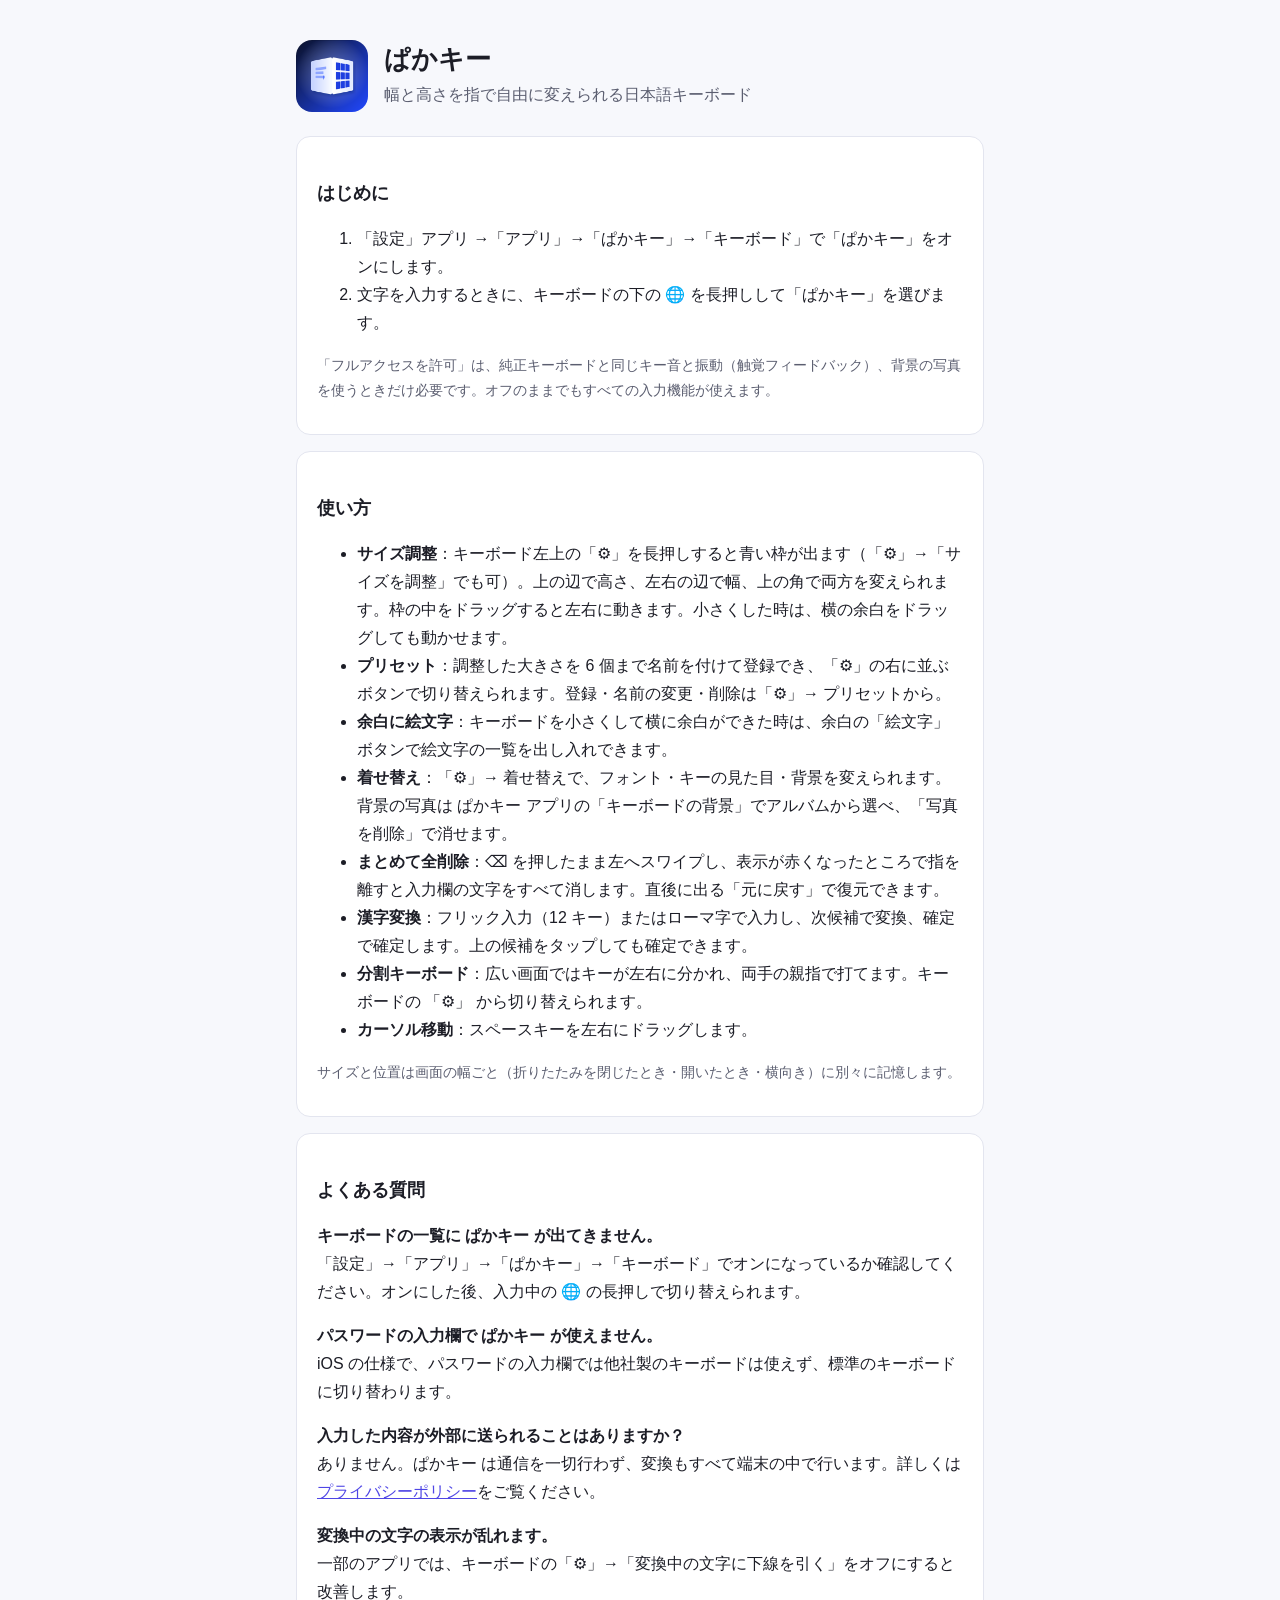
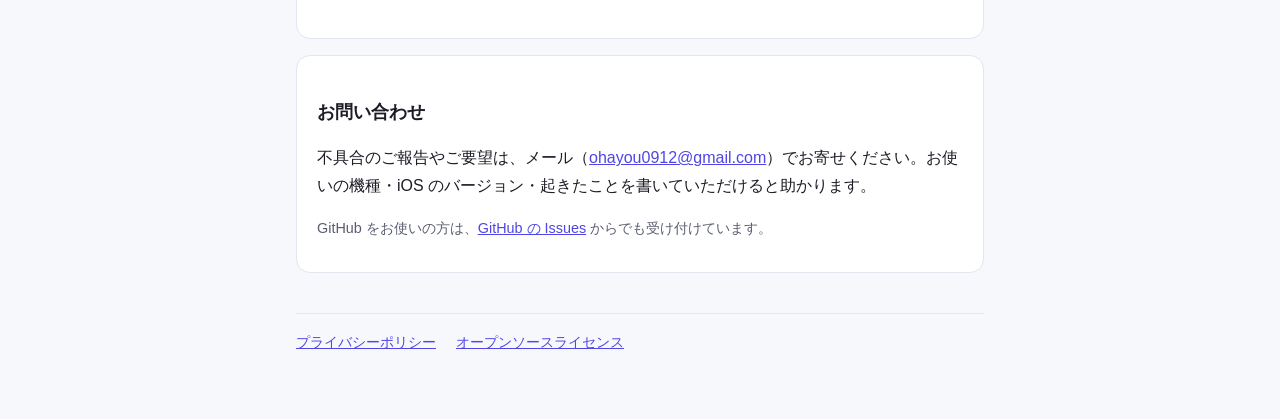
<file: index.html>
<!doctype html>
<html lang="ja">
<head>
  <meta charset="utf-8">
  <meta name="viewport" content="width=device-width, initial-scale=1">
  <title>ぱかキー サポート</title>
  <meta name="description" content="幅と高さを指で自由に変えられる日本語キーボード ぱかキー のサポートページです。">
  <link rel="stylesheet" href="style.css">
</head>
<body>
<main>
  <header>
    <img src="icon.png" alt="ぱかキー のアイコン">
    <div>
      <h1>ぱかキー</h1>
      <p class="lead">幅と高さを指で自由に変えられる日本語キーボード</p>
    </div>
  </header>

  <section>
    <h2>はじめに</h2>
    <ol>
      <li>「設定」アプリ →「アプリ」→「ぱかキー」→「キーボード」で「ぱかキー」をオンにします。</li>
      <li>文字を入力するときに、キーボードの下の 🌐 を長押しして「ぱかキー」を選びます。</li>
    </ol>
    <p class="muted">「フルアクセスを許可」は、純正キーボードと同じキー音と振動（触覚フィードバック）、背景の写真を使うときだけ必要です。オフのままでもすべての入力機能が使えます。</p>
  </section>

  <section>
    <h2>使い方</h2>
    <ul>
      <li><strong>サイズ調整</strong>：キーボード左上の「⚙︎」を長押しすると青い枠が出ます（「⚙︎」→「サイズを調整」でも可）。上の辺で高さ、左右の辺で幅、上の角で両方を変えられます。枠の中をドラッグすると左右に動きます。小さくした時は、横の余白をドラッグしても動かせます。</li>
      <li><strong>プリセット</strong>：調整した大きさを 6 個まで名前を付けて登録でき、「⚙︎」の右に並ぶボタンで切り替えられます。登録・名前の変更・削除は「⚙︎」→ プリセットから。</li>
      <li><strong>余白に絵文字</strong>：キーボードを小さくして横に余白ができた時は、余白の「絵文字」ボタンで絵文字の一覧を出し入れできます。</li>
      <li><strong>着せ替え</strong>：「⚙︎」→ 着せ替えで、フォント・キーの見た目・背景を変えられます。背景の写真は ぱかキー アプリの「キーボードの背景」でアルバムから選べ、「写真を削除」で消せます。</li>
      <li><strong>まとめて全削除</strong>：⌫ を押したまま左へスワイプし、表示が赤くなったところで指を離すと入力欄の文字をすべて消します。直後に出る「元に戻す」で復元できます。</li>
      <li><strong>漢字変換</strong>：フリック入力（12 キー）またはローマ字で入力し、次候補で変換、確定で確定します。上の候補をタップしても確定できます。</li>
      <li><strong>分割キーボード</strong>：広い画面ではキーが左右に分かれ、両手の親指で打てます。キーボードの 「⚙︎」 から切り替えられます。</li>
      <li><strong>カーソル移動</strong>：スペースキーを左右にドラッグします。</li>
    </ul>
    <p class="muted">サイズと位置は画面の幅ごと（折りたたみを閉じたとき・開いたとき・横向き）に別々に記憶します。</p>
  </section>

  <section>
    <h2>よくある質問</h2>
    <p><strong>キーボードの一覧に ぱかキー が出てきません。</strong><br>
    「設定」→「アプリ」→「ぱかキー」→「キーボード」でオンになっているか確認してください。オンにした後、入力中の 🌐 の長押しで切り替えられます。</p>
    <p><strong>パスワードの入力欄で ぱかキー が使えません。</strong><br>
    iOS の仕様で、パスワードの入力欄では他社製のキーボードは使えず、標準のキーボードに切り替わります。</p>
    <p><strong>入力した内容が外部に送られることはありますか？</strong><br>
    ありません。ぱかキー は通信を一切行わず、変換もすべて端末の中で行います。詳しくは<a href="privacy.html">プライバシーポリシー</a>をご覧ください。</p>
    <p><strong>変換中の文字の表示が乱れます。</strong><br>
    一部のアプリでは、キーボードの「⚙︎」→「変換中の文字に下線を引く」をオフにすると改善します。</p>
  </section>

  <section>
    <h2>お問い合わせ</h2>
    <p>不具合のご報告やご要望は、メール（<a href="mailto:ohayou0912@gmail.com?subject=%E3%81%B1%E3%81%8B%E3%82%AD%E3%83%BC">ohayou0912@gmail.com</a>）でお寄せください。お使いの機種・iOS のバージョン・起きたことを書いていただけると助かります。</p>
    <p class="muted">GitHub をお使いの方は、<a href="https://github.com/ohayou0912/duokey-support/issues">GitHub の Issues</a> からでも受け付けています。</p>
  </section>

  <nav>
    <a href="privacy.html">プライバシーポリシー</a>
    <a href="licenses.html">オープンソースライセンス</a>
  </nav>
</main>
</body>
</html>
</file>
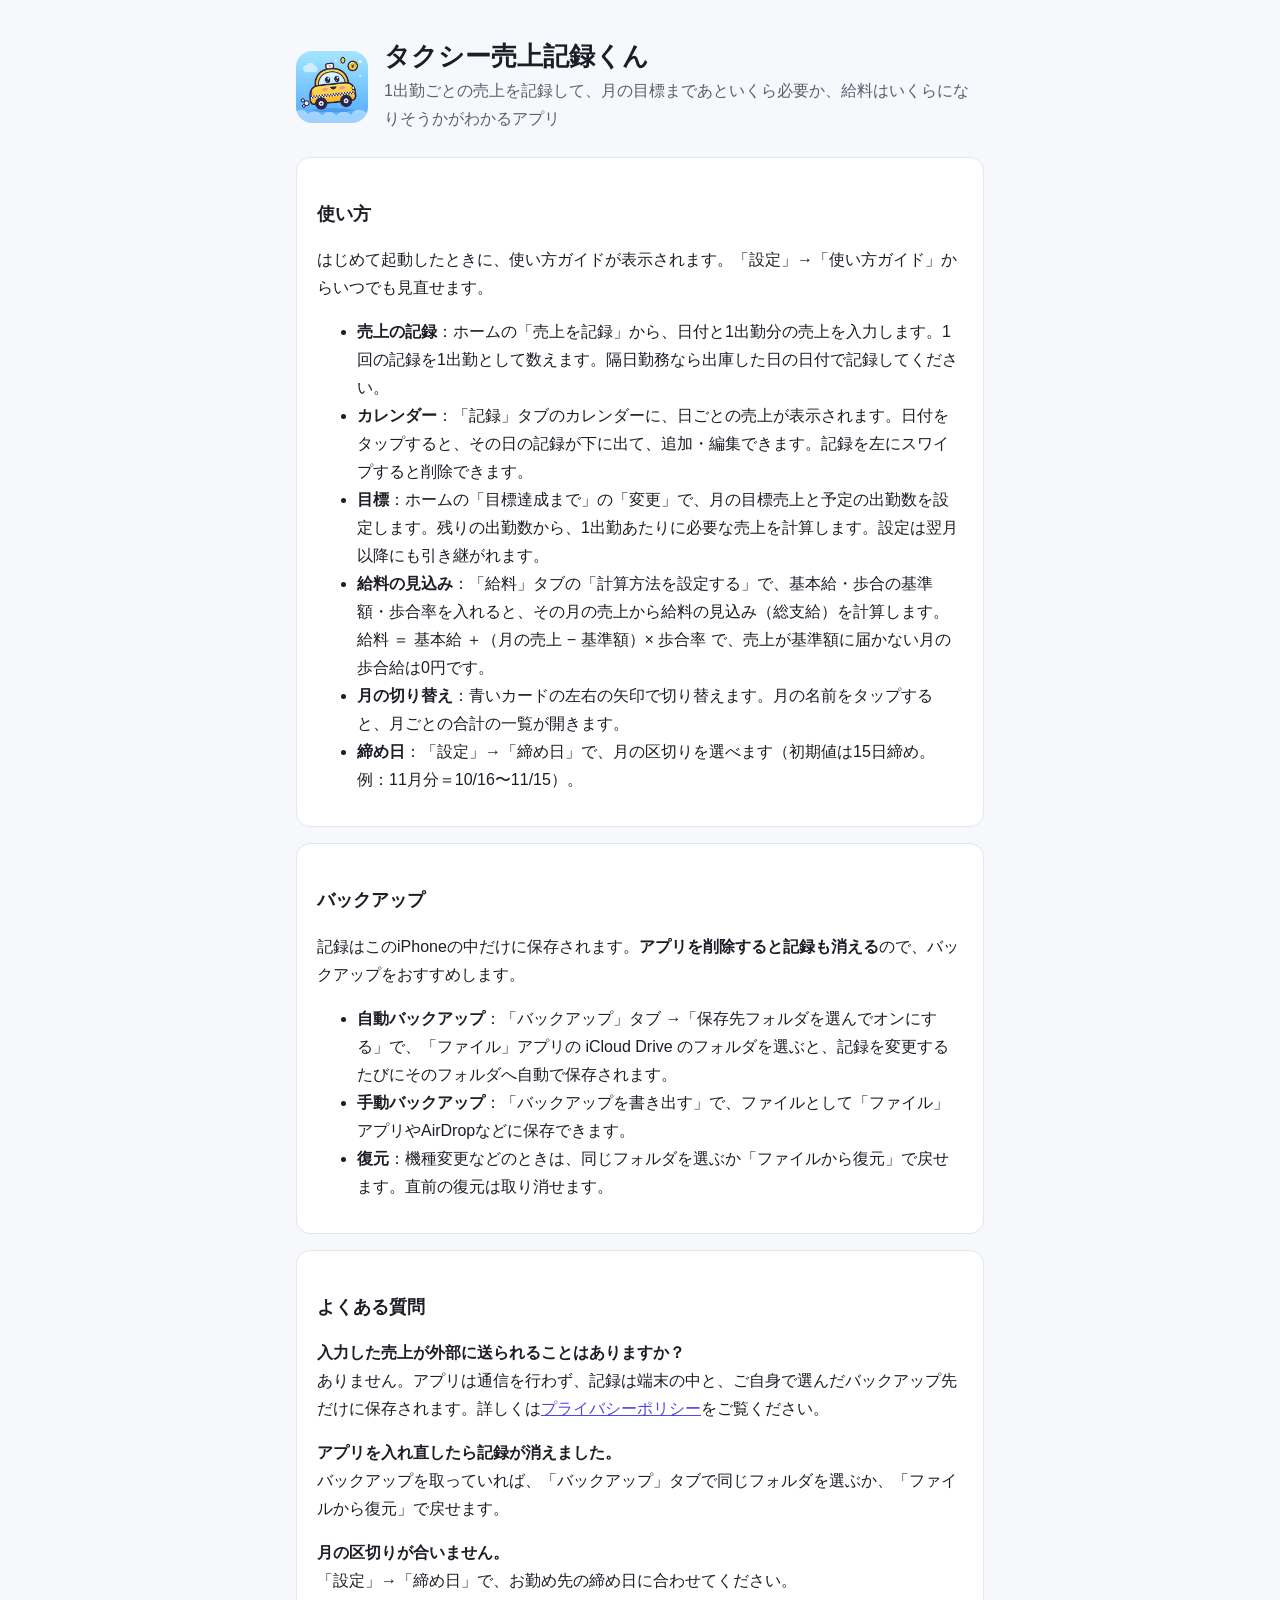
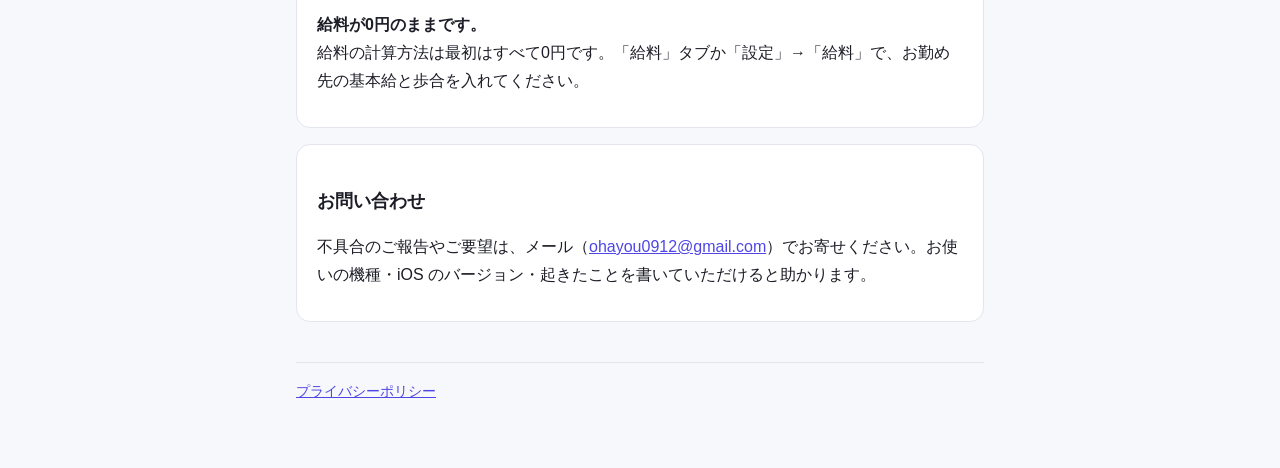
<file: taxi/index.html>
<!doctype html>
<html lang="ja">
<head>
  <meta charset="utf-8">
  <meta name="viewport" content="width=device-width, initial-scale=1">
  <title>タクシー売上記録くん サポート</title>
  <meta name="description" content="タクシー乗務員のための売上記録アプリ「タクシー売上記録くん」のサポートページです。">
  <link rel="stylesheet" href="../style.css">
</head>
<body>
<main>
  <header>
    <img src="icon.png" alt="タクシー売上記録くんのアイコン">
    <div>
      <h1>タクシー売上記録くん</h1>
      <p class="lead">1出勤ごとの売上を記録して、月の目標まであといくら必要か、給料はいくらになりそうかがわかるアプリ</p>
    </div>
  </header>

  <section>
    <h2>使い方</h2>
    <p>はじめて起動したときに、使い方ガイドが表示されます。「設定」→「使い方ガイド」からいつでも見直せます。</p>
    <ul>
      <li><strong>売上の記録</strong>：ホームの「売上を記録」から、日付と1出勤分の売上を入力します。1回の記録を1出勤として数えます。隔日勤務なら出庫した日の日付で記録してください。</li>
      <li><strong>カレンダー</strong>：「記録」タブのカレンダーに、日ごとの売上が表示されます。日付をタップすると、その日の記録が下に出て、追加・編集できます。記録を左にスワイプすると削除できます。</li>
      <li><strong>目標</strong>：ホームの「目標達成まで」の「変更」で、月の目標売上と予定の出勤数を設定します。残りの出勤数から、1出勤あたりに必要な売上を計算します。設定は翌月以降にも引き継がれます。</li>
      <li><strong>給料の見込み</strong>：「給料」タブの「計算方法を設定する」で、基本給・歩合の基準額・歩合率を入れると、その月の売上から給料の見込み（総支給）を計算します。給料 ＝ 基本給 ＋（月の売上 − 基準額）× 歩合率 で、売上が基準額に届かない月の歩合給は0円です。</li>
      <li><strong>月の切り替え</strong>：青いカードの左右の矢印で切り替えます。月の名前をタップすると、月ごとの合計の一覧が開きます。</li>
      <li><strong>締め日</strong>：「設定」→「締め日」で、月の区切りを選べます（初期値は15日締め。例：11月分＝10/16〜11/15）。</li>
    </ul>
  </section>

  <section>
    <h2>バックアップ</h2>
    <p>記録はこのiPhoneの中だけに保存されます。<strong>アプリを削除すると記録も消える</strong>ので、バックアップをおすすめします。</p>
    <ul>
      <li><strong>自動バックアップ</strong>：「バックアップ」タブ →「保存先フォルダを選んでオンにする」で、「ファイル」アプリの iCloud Drive のフォルダを選ぶと、記録を変更するたびにそのフォルダへ自動で保存されます。</li>
      <li><strong>手動バックアップ</strong>：「バックアップを書き出す」で、ファイルとして「ファイル」アプリやAirDropなどに保存できます。</li>
      <li><strong>復元</strong>：機種変更などのときは、同じフォルダを選ぶか「ファイルから復元」で戻せます。直前の復元は取り消せます。</li>
    </ul>
  </section>

  <section>
    <h2>よくある質問</h2>
    <p><strong>入力した売上が外部に送られることはありますか？</strong><br>
    ありません。アプリは通信を行わず、記録は端末の中と、ご自身で選んだバックアップ先だけに保存されます。詳しくは<a href="privacy.html">プライバシーポリシー</a>をご覧ください。</p>
    <p><strong>アプリを入れ直したら記録が消えました。</strong><br>
    バックアップを取っていれば、「バックアップ」タブで同じフォルダを選ぶか、「ファイルから復元」で戻せます。</p>
    <p><strong>月の区切りが合いません。</strong><br>
    「設定」→「締め日」で、お勤め先の締め日に合わせてください。</p>
    <p><strong>給料が0円のままです。</strong><br>
    給料の計算方法は最初はすべて0円です。「給料」タブか「設定」→「給料」で、お勤め先の基本給と歩合を入れてください。</p>
  </section>

  <section>
    <h2>お問い合わせ</h2>
    <p>不具合のご報告やご要望は、メール（<a href="mailto:ohayou0912@gmail.com?subject=%E3%82%BF%E3%82%AF%E3%82%B7%E3%83%BC%E5%A3%B2%E4%B8%8A%E8%A8%98%E9%8C%B2%E3%81%8F%E3%82%93">ohayou0912@gmail.com</a>）でお寄せください。お使いの機種・iOS のバージョン・起きたことを書いていただけると助かります。</p>
  </section>

  <nav>
    <a href="privacy.html">プライバシーポリシー</a>
  </nav>
</main>
</body>
</html>
</file>
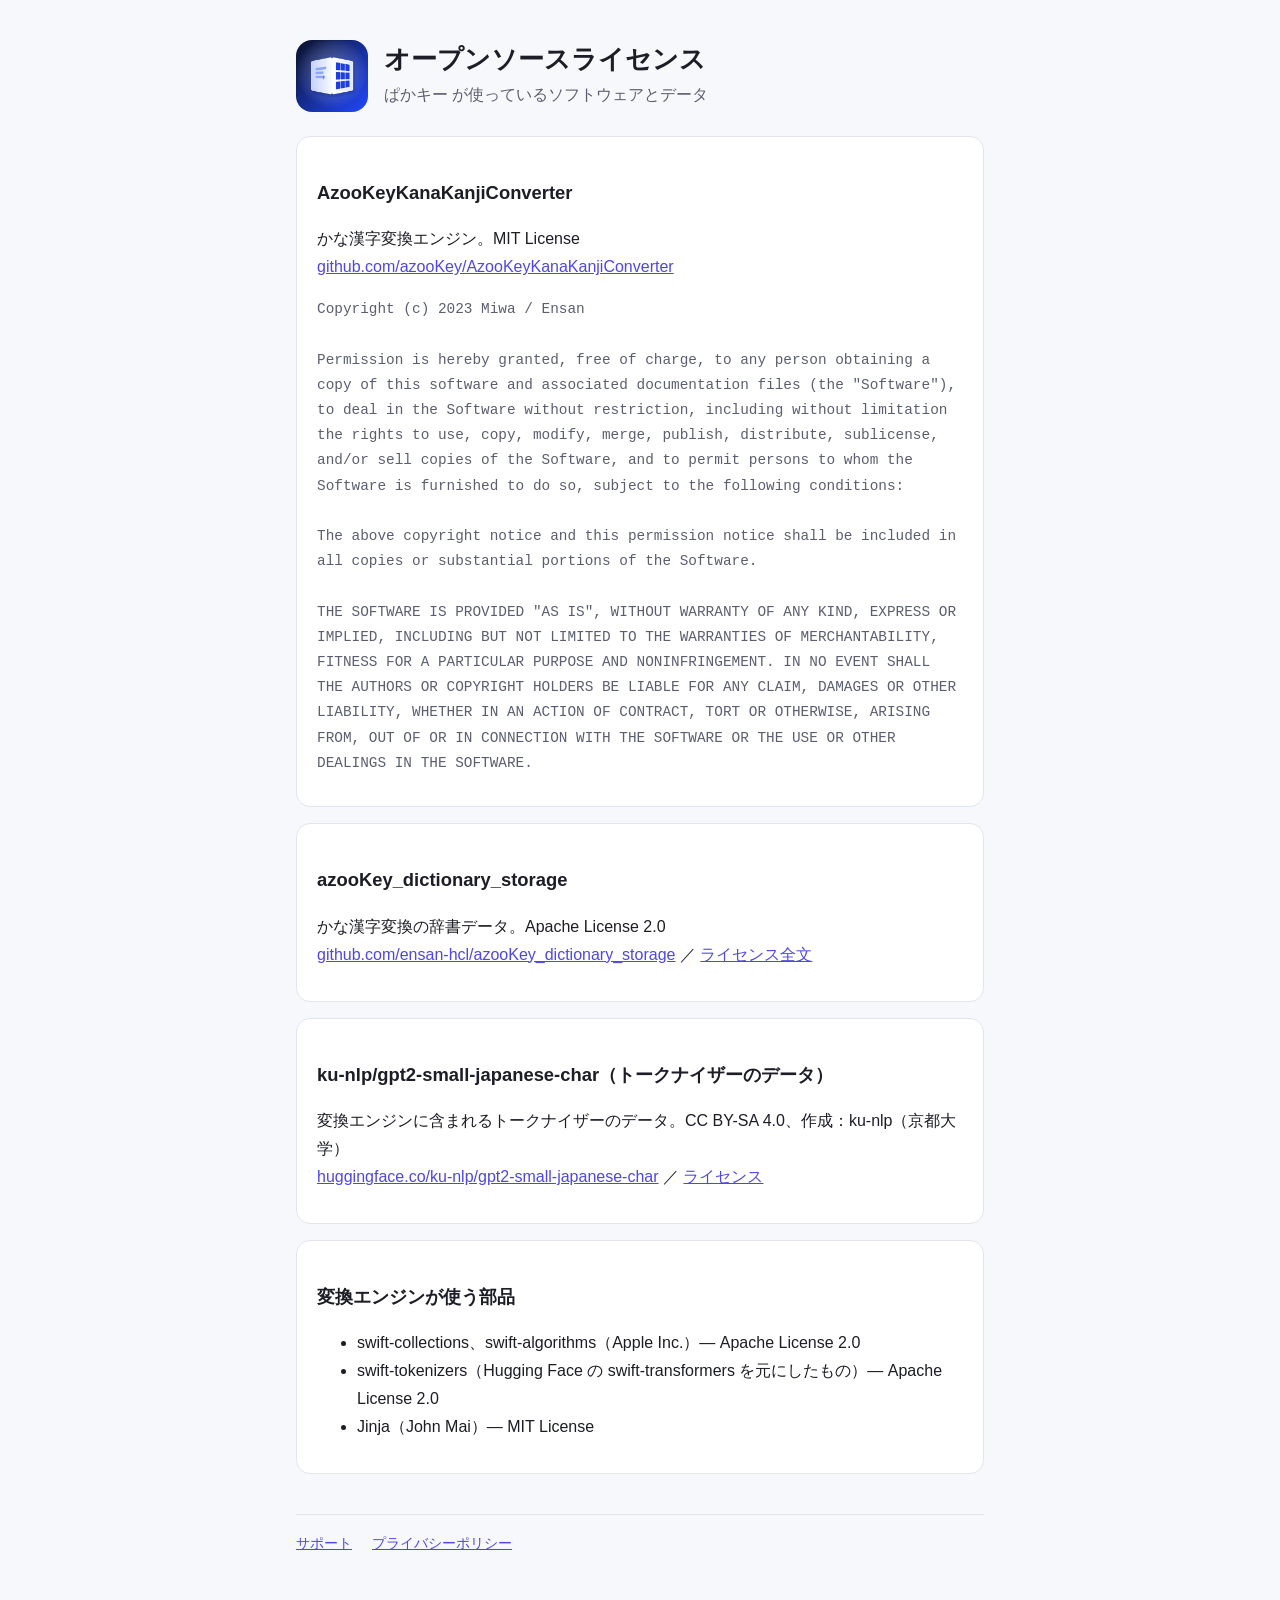
<file: licenses.html>
<!doctype html>
<html lang="ja">
<head>
  <meta charset="utf-8">
  <meta name="viewport" content="width=device-width, initial-scale=1">
  <title>ぱかキー オープンソースライセンス</title>
  <link rel="stylesheet" href="style.css">
</head>
<body>
<main>
  <header>
    <img src="icon.png" alt="ぱかキー のアイコン">
    <div>
      <h1>オープンソースライセンス</h1>
      <p class="lead">ぱかキー が使っているソフトウェアとデータ</p>
    </div>
  </header>

  <section>
    <h2>AzooKeyKanaKanjiConverter</h2>
    <p>かな漢字変換エンジン。MIT License<br><a href="https://github.com/azooKey/AzooKeyKanaKanjiConverter">github.com/azooKey/AzooKeyKanaKanjiConverter</a></p>
    <pre class="muted" style="white-space: pre-wrap">Copyright (c) 2023 Miwa / Ensan

Permission is hereby granted, free of charge, to any person obtaining a copy of this software and associated documentation files (the "Software"), to deal in the Software without restriction, including without limitation the rights to use, copy, modify, merge, publish, distribute, sublicense, and/or sell copies of the Software, and to permit persons to whom the Software is furnished to do so, subject to the following conditions:

The above copyright notice and this permission notice shall be included in all copies or substantial portions of the Software.

THE SOFTWARE IS PROVIDED "AS IS", WITHOUT WARRANTY OF ANY KIND, EXPRESS OR IMPLIED, INCLUDING BUT NOT LIMITED TO THE WARRANTIES OF MERCHANTABILITY, FITNESS FOR A PARTICULAR PURPOSE AND NONINFRINGEMENT. IN NO EVENT SHALL THE AUTHORS OR COPYRIGHT HOLDERS BE LIABLE FOR ANY CLAIM, DAMAGES OR OTHER LIABILITY, WHETHER IN AN ACTION OF CONTRACT, TORT OR OTHERWISE, ARISING FROM, OUT OF OR IN CONNECTION WITH THE SOFTWARE OR THE USE OR OTHER DEALINGS IN THE SOFTWARE.</pre>
  </section>

  <section>
    <h2>azooKey_dictionary_storage</h2>
    <p>かな漢字変換の辞書データ。Apache License 2.0<br>
    <a href="https://github.com/ensan-hcl/azooKey_dictionary_storage">github.com/ensan-hcl/azooKey_dictionary_storage</a> ／
    <a href="https://www.apache.org/licenses/LICENSE-2.0">ライセンス全文</a></p>
  </section>

  <section>
    <h2>ku-nlp/gpt2-small-japanese-char（トークナイザーのデータ）</h2>
    <p>変換エンジンに含まれるトークナイザーのデータ。CC BY-SA 4.0、作成：ku-nlp（京都大学）<br>
    <a href="https://huggingface.co/ku-nlp/gpt2-small-japanese-char">huggingface.co/ku-nlp/gpt2-small-japanese-char</a> ／
    <a href="https://creativecommons.org/licenses/by-sa/4.0/deed.ja">ライセンス</a></p>
  </section>

  <section>
    <h2>変換エンジンが使う部品</h2>
    <ul>
      <li>swift-collections、swift-algorithms（Apple Inc.）— Apache License 2.0</li>
      <li>swift-tokenizers（Hugging Face の swift-transformers を元にしたもの）— Apache License 2.0</li>
      <li>Jinja（John Mai）— MIT License</li>
    </ul>
  </section>

  <nav>
    <a href="index.html">サポート</a>
    <a href="privacy.html">プライバシーポリシー</a>
  </nav>
</main>
</body>
</html>
</file>
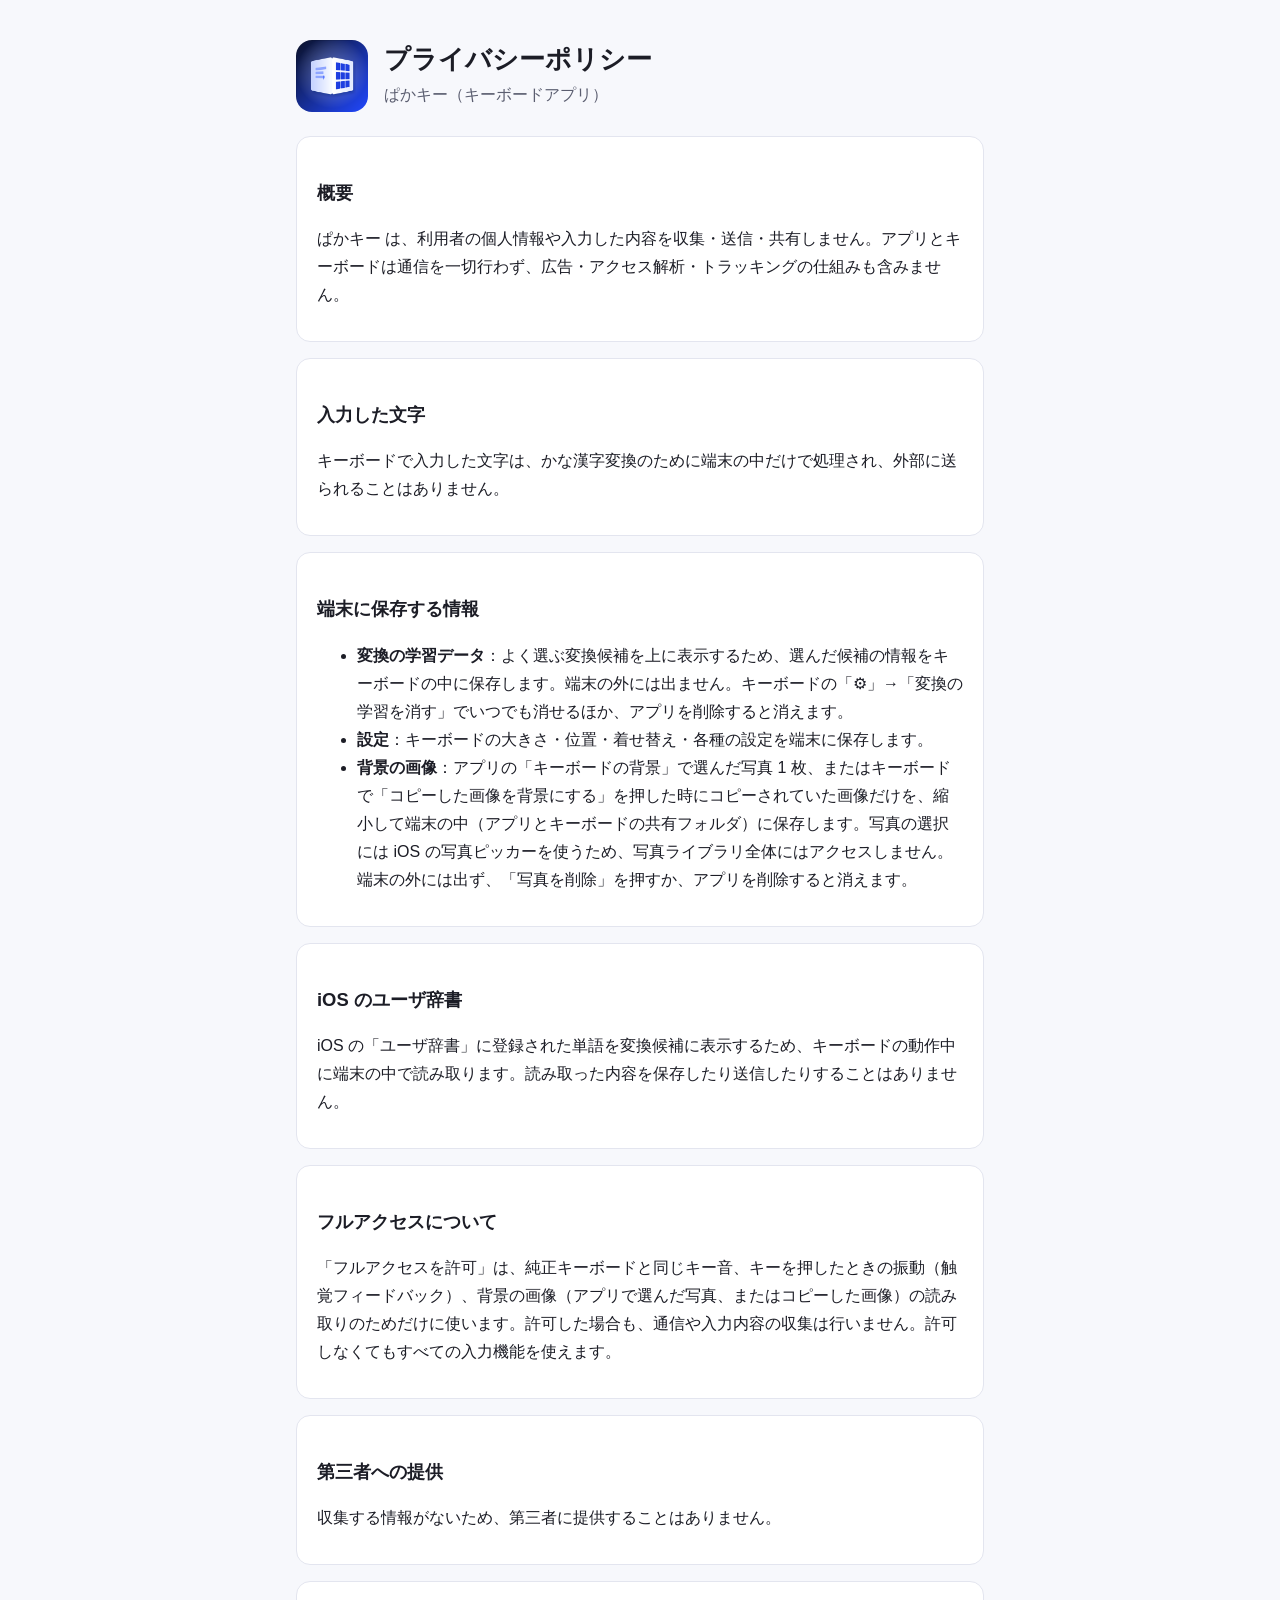
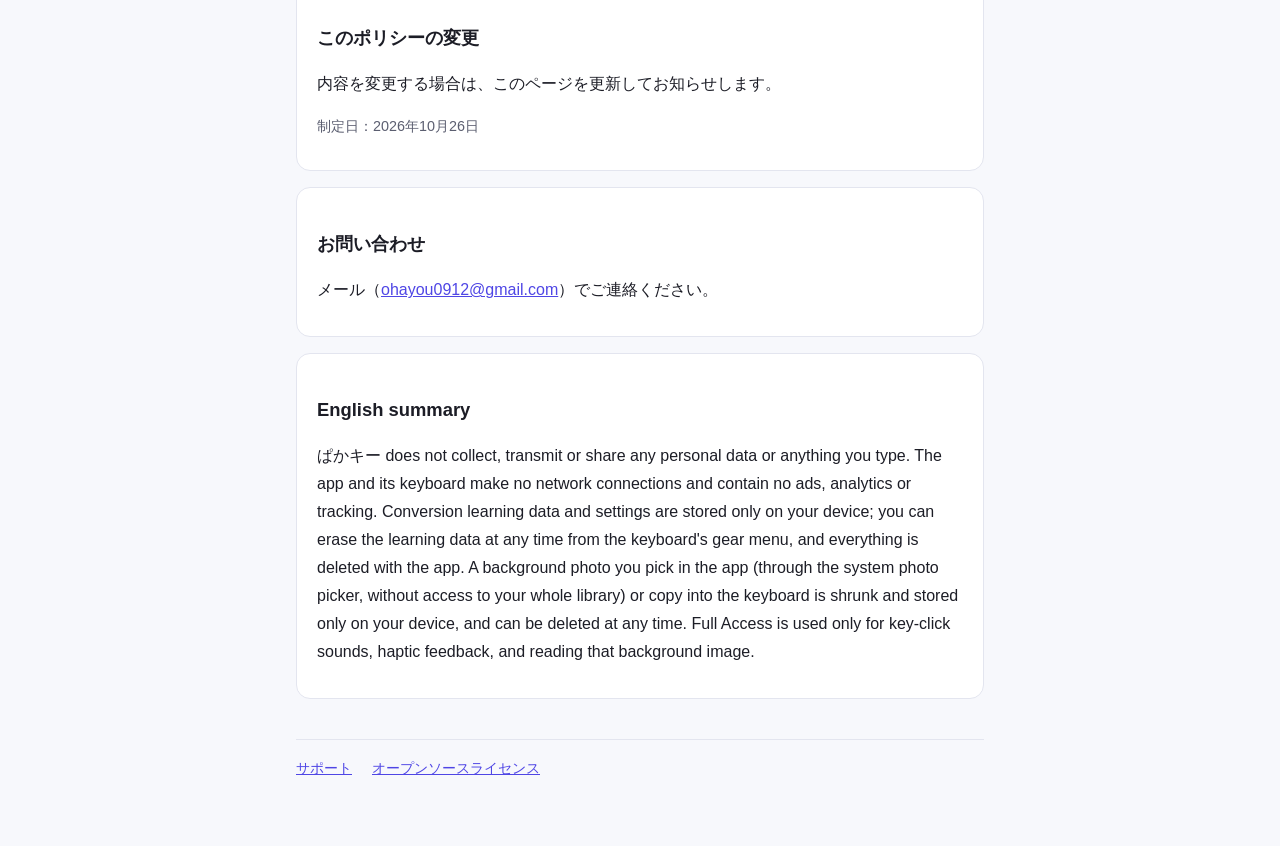
<file: privacy.html>
<!doctype html>
<html lang="ja">
<head>
  <meta charset="utf-8">
  <meta name="viewport" content="width=device-width, initial-scale=1">
  <title>ぱかキー プライバシーポリシー</title>
  <link rel="stylesheet" href="style.css">
</head>
<body>
<main>
  <header>
    <img src="icon.png" alt="ぱかキー のアイコン">
    <div>
      <h1>プライバシーポリシー</h1>
      <p class="lead">ぱかキー（キーボードアプリ）</p>
    </div>
  </header>

  <section>
    <h2>概要</h2>
    <p>ぱかキー は、利用者の個人情報や入力した内容を収集・送信・共有しません。アプリとキーボードは通信を一切行わず、広告・アクセス解析・トラッキングの仕組みも含みません。</p>
  </section>

  <section>
    <h2>入力した文字</h2>
    <p>キーボードで入力した文字は、かな漢字変換のために端末の中だけで処理され、外部に送られることはありません。</p>
  </section>

  <section>
    <h2>端末に保存する情報</h2>
    <ul>
      <li><strong>変換の学習データ</strong>：よく選ぶ変換候補を上に表示するため、選んだ候補の情報をキーボードの中に保存します。端末の外には出ません。キーボードの「⚙︎」→「変換の学習を消す」でいつでも消せるほか、アプリを削除すると消えます。</li>
      <li><strong>設定</strong>：キーボードの大きさ・位置・着せ替え・各種の設定を端末に保存します。</li>
      <li><strong>背景の画像</strong>：アプリの「キーボードの背景」で選んだ写真 1 枚、またはキーボードで「コピーした画像を背景にする」を押した時にコピーされていた画像だけを、縮小して端末の中（アプリとキーボードの共有フォルダ）に保存します。写真の選択には iOS の写真ピッカーを使うため、写真ライブラリ全体にはアクセスしません。端末の外には出ず、「写真を削除」を押すか、アプリを削除すると消えます。</li>
    </ul>
  </section>

  <section>
    <h2>iOS のユーザ辞書</h2>
    <p>iOS の「ユーザ辞書」に登録された単語を変換候補に表示するため、キーボードの動作中に端末の中で読み取ります。読み取った内容を保存したり送信したりすることはありません。</p>
  </section>

  <section>
    <h2>フルアクセスについて</h2>
    <p>「フルアクセスを許可」は、純正キーボードと同じキー音、キーを押したときの振動（触覚フィードバック）、背景の画像（アプリで選んだ写真、またはコピーした画像）の読み取りのためだけに使います。許可した場合も、通信や入力内容の収集は行いません。許可しなくてもすべての入力機能を使えます。</p>
  </section>

  <section>
    <h2>第三者への提供</h2>
    <p>収集する情報がないため、第三者に提供することはありません。</p>
  </section>

  <section>
    <h2>このポリシーの変更</h2>
    <p>内容を変更する場合は、このページを更新してお知らせします。</p>
    <p class="muted">制定日：2026年10月26日</p>
  </section>

  <section>
    <h2>お問い合わせ</h2>
    <p>メール（<a href="mailto:ohayou0912@gmail.com?subject=%E3%81%B1%E3%81%8B%E3%82%AD%E3%83%BC">ohayou0912@gmail.com</a>）でご連絡ください。</p>
  </section>

  <section lang="en">
    <h2>English summary</h2>
    <p>ぱかキー does not collect, transmit or share any personal data or anything you type. The app and its keyboard make no network connections and contain no ads, analytics or tracking. Conversion learning data and settings are stored only on your device; you can erase the learning data at any time from the keyboard's gear menu, and everything is deleted with the app. A background photo you pick in the app (through the system photo picker, without access to your whole library) or copy into the keyboard is shrunk and stored only on your device, and can be deleted at any time. Full Access is used only for key-click sounds, haptic feedback, and reading that background image.</p>
  </section>

  <nav>
    <a href="index.html">サポート</a>
    <a href="licenses.html">オープンソースライセンス</a>
  </nav>
</main>
</body>
</html>
</file>
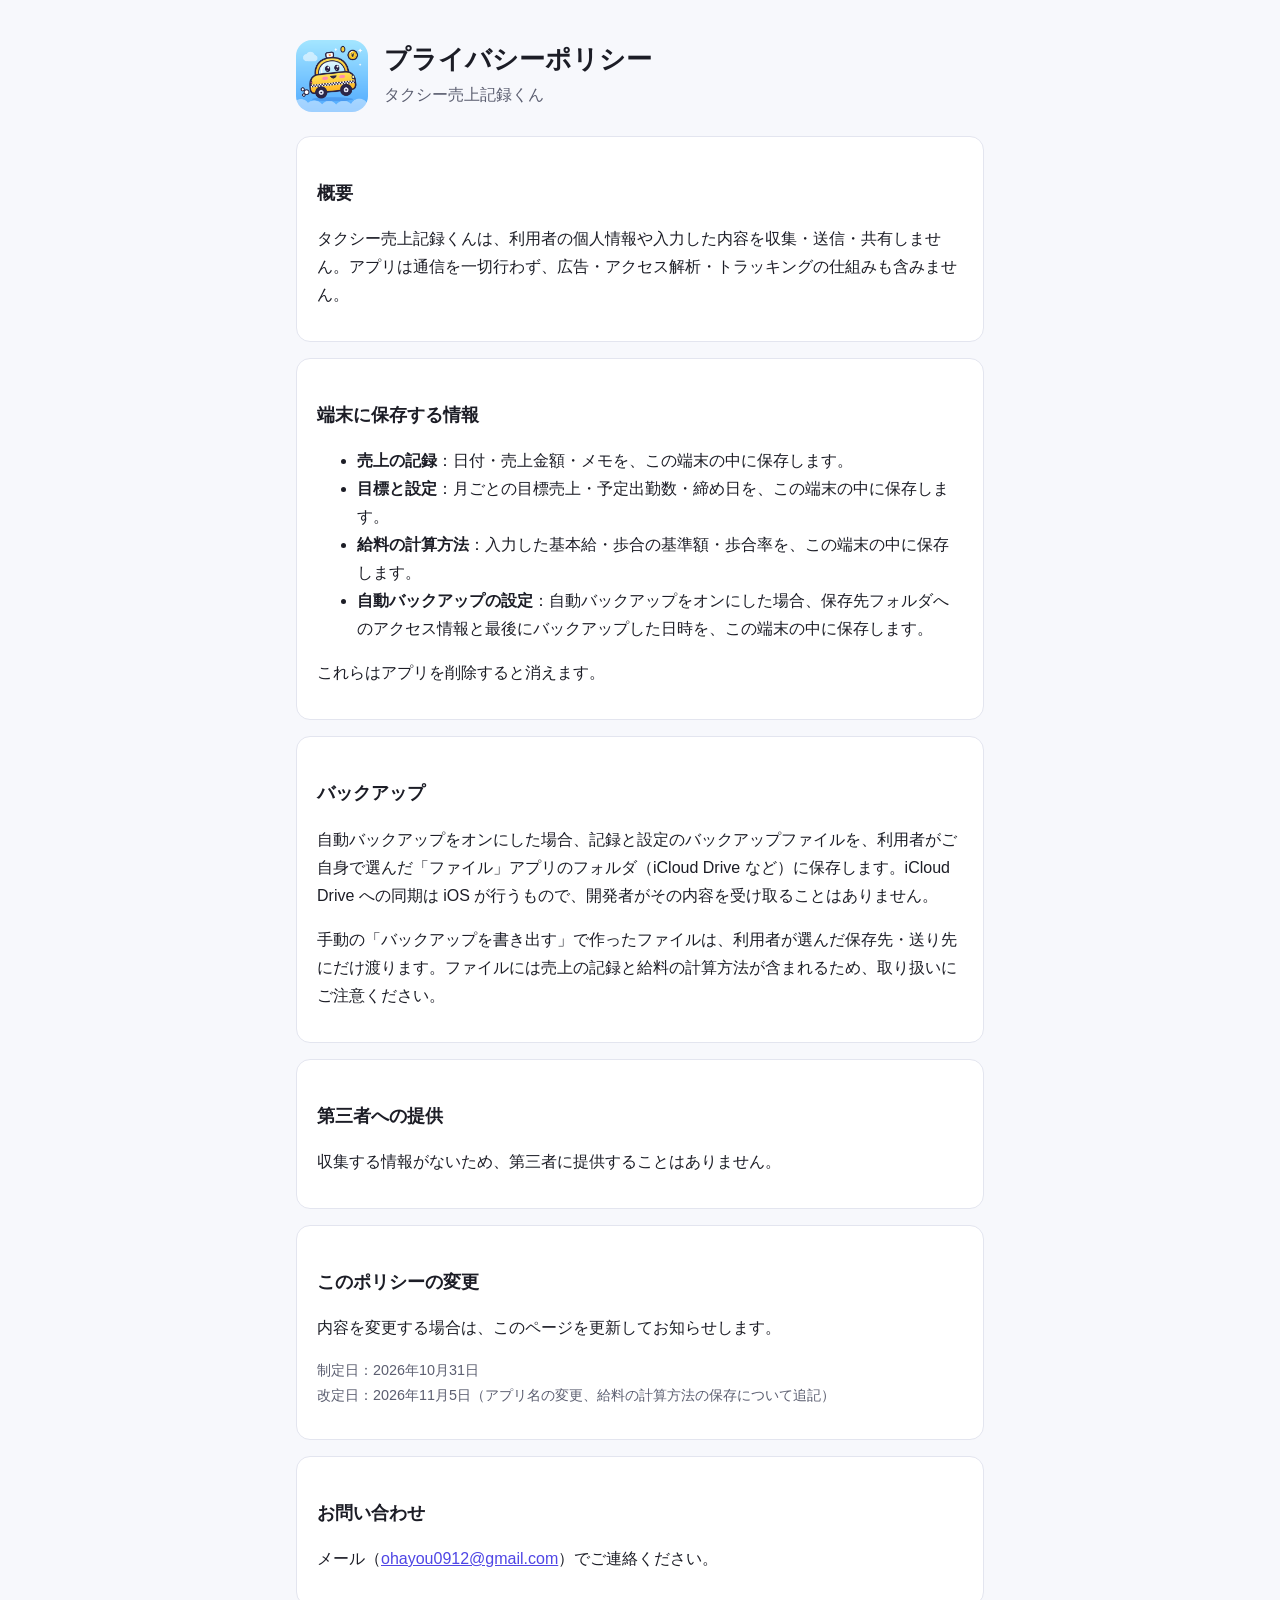
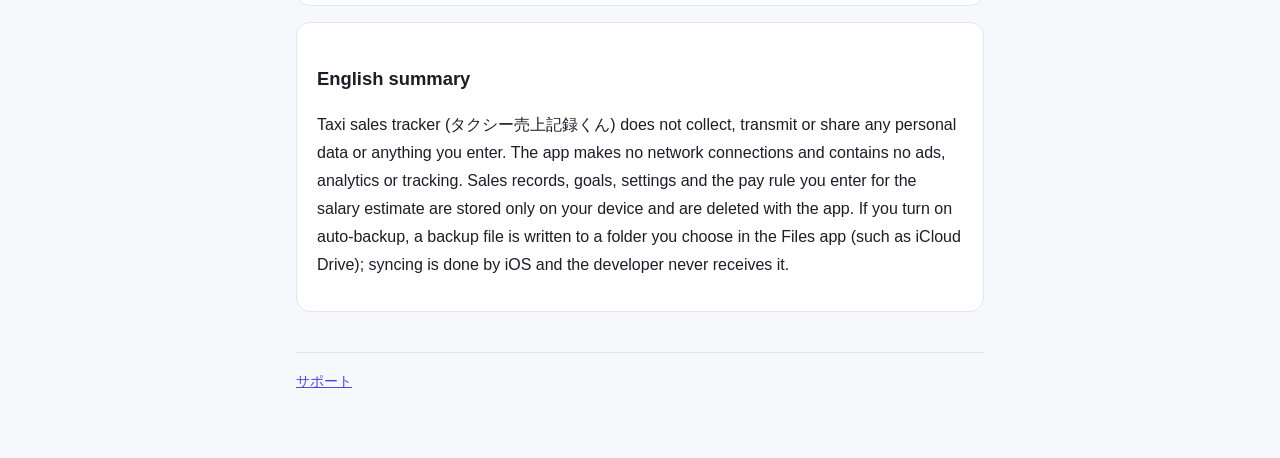
<file: taxi/privacy.html>
<!doctype html>
<html lang="ja">
<head>
  <meta charset="utf-8">
  <meta name="viewport" content="width=device-width, initial-scale=1">
  <title>タクシー売上記録くん プライバシーポリシー</title>
  <link rel="stylesheet" href="../style.css">
</head>
<body>
<main>
  <header>
    <img src="icon.png" alt="タクシー売上記録くんのアイコン">
    <div>
      <h1>プライバシーポリシー</h1>
      <p class="lead">タクシー売上記録くん</p>
    </div>
  </header>

  <section>
    <h2>概要</h2>
    <p>タクシー売上記録くんは、利用者の個人情報や入力した内容を収集・送信・共有しません。アプリは通信を一切行わず、広告・アクセス解析・トラッキングの仕組みも含みません。</p>
  </section>

  <section>
    <h2>端末に保存する情報</h2>
    <ul>
      <li><strong>売上の記録</strong>：日付・売上金額・メモを、この端末の中に保存します。</li>
      <li><strong>目標と設定</strong>：月ごとの目標売上・予定出勤数・締め日を、この端末の中に保存します。</li>
      <li><strong>給料の計算方法</strong>：入力した基本給・歩合の基準額・歩合率を、この端末の中に保存します。</li>
      <li><strong>自動バックアップの設定</strong>：自動バックアップをオンにした場合、保存先フォルダへのアクセス情報と最後にバックアップした日時を、この端末の中に保存します。</li>
    </ul>
    <p>これらはアプリを削除すると消えます。</p>
  </section>

  <section>
    <h2>バックアップ</h2>
    <p>自動バックアップをオンにした場合、記録と設定のバックアップファイルを、利用者がご自身で選んだ「ファイル」アプリのフォルダ（iCloud Drive など）に保存します。iCloud Drive への同期は iOS が行うもので、開発者がその内容を受け取ることはありません。</p>
    <p>手動の「バックアップを書き出す」で作ったファイルは、利用者が選んだ保存先・送り先にだけ渡ります。ファイルには売上の記録と給料の計算方法が含まれるため、取り扱いにご注意ください。</p>
  </section>

  <section>
    <h2>第三者への提供</h2>
    <p>収集する情報がないため、第三者に提供することはありません。</p>
  </section>

  <section>
    <h2>このポリシーの変更</h2>
    <p>内容を変更する場合は、このページを更新してお知らせします。</p>
    <p class="muted">制定日：2026年10月31日<br>改定日：2026年11月5日（アプリ名の変更、給料の計算方法の保存について追記）</p>
  </section>

  <section>
    <h2>お問い合わせ</h2>
    <p>メール（<a href="mailto:ohayou0912@gmail.com?subject=%E3%82%BF%E3%82%AF%E3%82%B7%E3%83%BC%E5%A3%B2%E4%B8%8A%E8%A8%98%E9%8C%B2%E3%81%8F%E3%82%93">ohayou0912@gmail.com</a>）でご連絡ください。</p>
  </section>

  <section lang="en">
    <h2>English summary</h2>
    <p>Taxi sales tracker (タクシー売上記録くん) does not collect, transmit or share any personal data or anything you enter. The app makes no network connections and contains no ads, analytics or tracking. Sales records, goals, settings and the pay rule you enter for the salary estimate are stored only on your device and are deleted with the app. If you turn on auto-backup, a backup file is written to a folder you choose in the Files app (such as iCloud Drive); syncing is done by iOS and the developer never receives it.</p>
  </section>

  <nav>
    <a href="index.html">サポート</a>
  </nav>
</main>
</body>
</html>
</file>
<file: style.css>
:root {
  --bg: #f7f8fc;
  --surface: #ffffff;
  --text: #1c1d26;
  --muted: #5b5e70;
  --accent: #4f46e5;
  --line: #e3e5ef;
  color-scheme: light dark;
}

@media (prefers-color-scheme: dark) {
  :root {
    --bg: #111218;
    --surface: #1b1c24;
    --text: #eceef6;
    --muted: #a3a6b8;
    --accent: #8b85ff;
    --line: #2c2e3a;
  }
}

* { box-sizing: border-box; }

body {
  margin: 0;
  background: var(--bg);
  color: var(--text);
  font-family: -apple-system, BlinkMacSystemFont, "Hiragino Sans", "Yu Gothic UI", "Segoe UI", sans-serif;
  line-height: 1.75;
}

main {
  max-width: 720px;
  margin: 0 auto;
  padding: 40px 16px 64px;
}

header {
  display: flex;
  align-items: center;
  gap: 16px;
  margin-bottom: 24px;
}

header img {
  width: 72px;
  height: 72px;
  border-radius: 16px;
}

h1 { font-size: 1.6rem; margin: 0; line-height: 1.3; }
h2 { font-size: 1.15rem; margin: 32px 0 8px; }
p, li { color: var(--text); }
.lead { color: var(--muted); margin: 4px 0 0; }
.muted { color: var(--muted); font-size: 0.9rem; }
a { color: var(--accent); }

section {
  background: var(--surface);
  border: 1px solid var(--line);
  border-radius: 14px;
  padding: 8px 20px 16px;
  margin-top: 16px;
}

nav {
  margin-top: 40px;
  padding-top: 16px;
  border-top: 1px solid var(--line);
  font-size: 0.9rem;
}

nav a { margin-right: 16px; }
</file>
